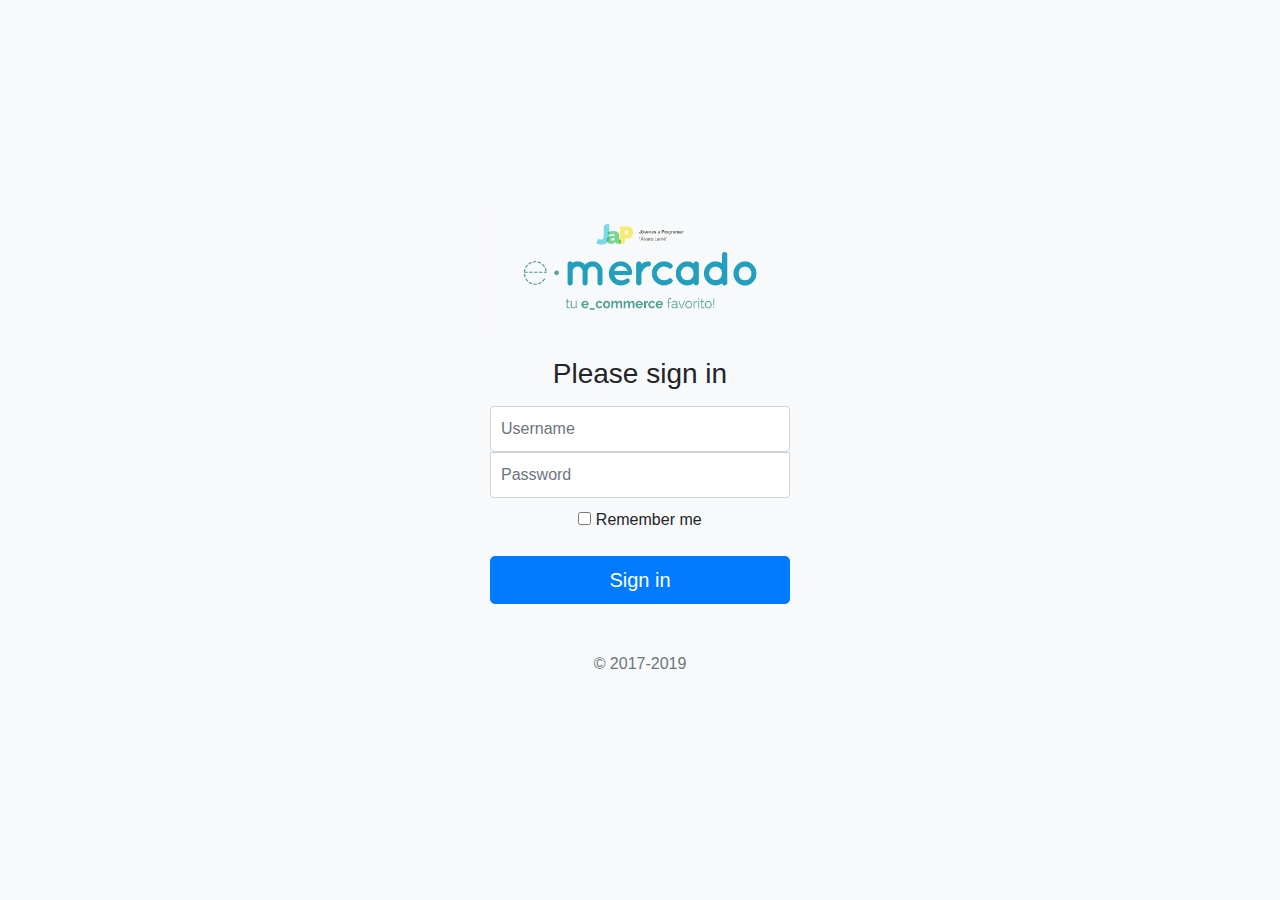
<file: index.html>
<!DOCTYPE html>
<!-- saved from url=(0049)https://getbootstrap.com/docs/4.3/examples/album/ -->
<html lang="en">

<head>
  <meta http-equiv="Content-Type" content="text/html; charset=UTF-8">
  <meta name="viewport" content="width=device-width, initial-scale=1, shrink-to-fit=no">
  <meta name="description" content="">
  <title>eMercado - Todo lo que busques está aquí</title>

  <link rel="canonical" href="https://getbootstrap.com/docs/4.3/examples/album/">
  <link href="https://fonts.googleapis.com/css?family=Raleway:300,300i,400,400i,700,700i,900,900i" rel="stylesheet">
  <!-- Bootstrap core CSS -->
  <link href="css/bootstrap.min.css" rel="stylesheet">
  <link href="css/styles.css" rel="stylesheet">
  <link rel="canonical" href="https://getbootstrap.com/docs/4.3/examples/sign-in/">
  
  <style>
    html,
body {
  height: 100%;
}

body {
  display: -ms-flexbox;
  display: flex;
  -ms-flex-align: center;
  align-items: center;
  padding-top: 40px;
  padding-bottom: 40px;
  background-color: #f8f9fa;
}

.form-signin {
  width: 100%;
  max-width: 330px;
  padding: 15px;
  margin: auto;
}
.form-signin .checkbox {
  font-weight: 400;
}
.form-signin .form-control {
  position: relative;
  box-sizing: border-box;
  height: auto;
  padding: 10px;
  font-size: 16px;
}
.form-signin .form-control:focus {
  z-index: 2;
}
.form-signin input[type="email"] {
  margin-bottom: -1px;
  border-bottom-right-radius: 0;
  border-bottom-left-radius: 0;
}
.form-signin input[type="password"] {
  margin-bottom: 10px;
  border-top-left-radius: 0;
  border-top-right-radius: 0;
}
      .bd-placeholder-img {
        font-size: 1.125rem;
        text-anchor: middle;
        -webkit-user-select: none;
        -moz-user-select: none;
        -ms-user-select: none;
        user-select: none;
      }

      @media (min-width: 768px) {
        .bd-placeholder-img-lg {
          font-size: 3.5rem;
        }
      }

  </style>

</head>

<body class="text-center">
  <form action="menu.html" onsubmit="return setUser()" class="form-signin">
    <img class="mb-4" style="align-items: center;" src="img/login.png" width="300">
    <h1 class="h3 mb-3 font-weight-normal">Please sign in</h1>
    <label for="inputUser" class="sr-only">User</label>
    <input type="user" id="inputUser" class="form-control" placeholder="Username" required>
    <label for="inputPassword" class="sr-only">Password</label>
    <input type="password" id="inputPassword" class="form-control" placeholder="Password" required style="display: flex;">
    <div class="checkbox mb-3">
      <label>
        <input type="checkbox" value="remember-me"> Remember me
      </label>
    </div>
    <button class="btn btn-lg btn-primary btn-block" type="submit">Sign in</button>
    <p class="mt-5 mb-3 text-muted">&copy; 2017-2019</p>

    
  </form>
  
  
</body>
<script src="js/login.js"></script>

</html>
</file>
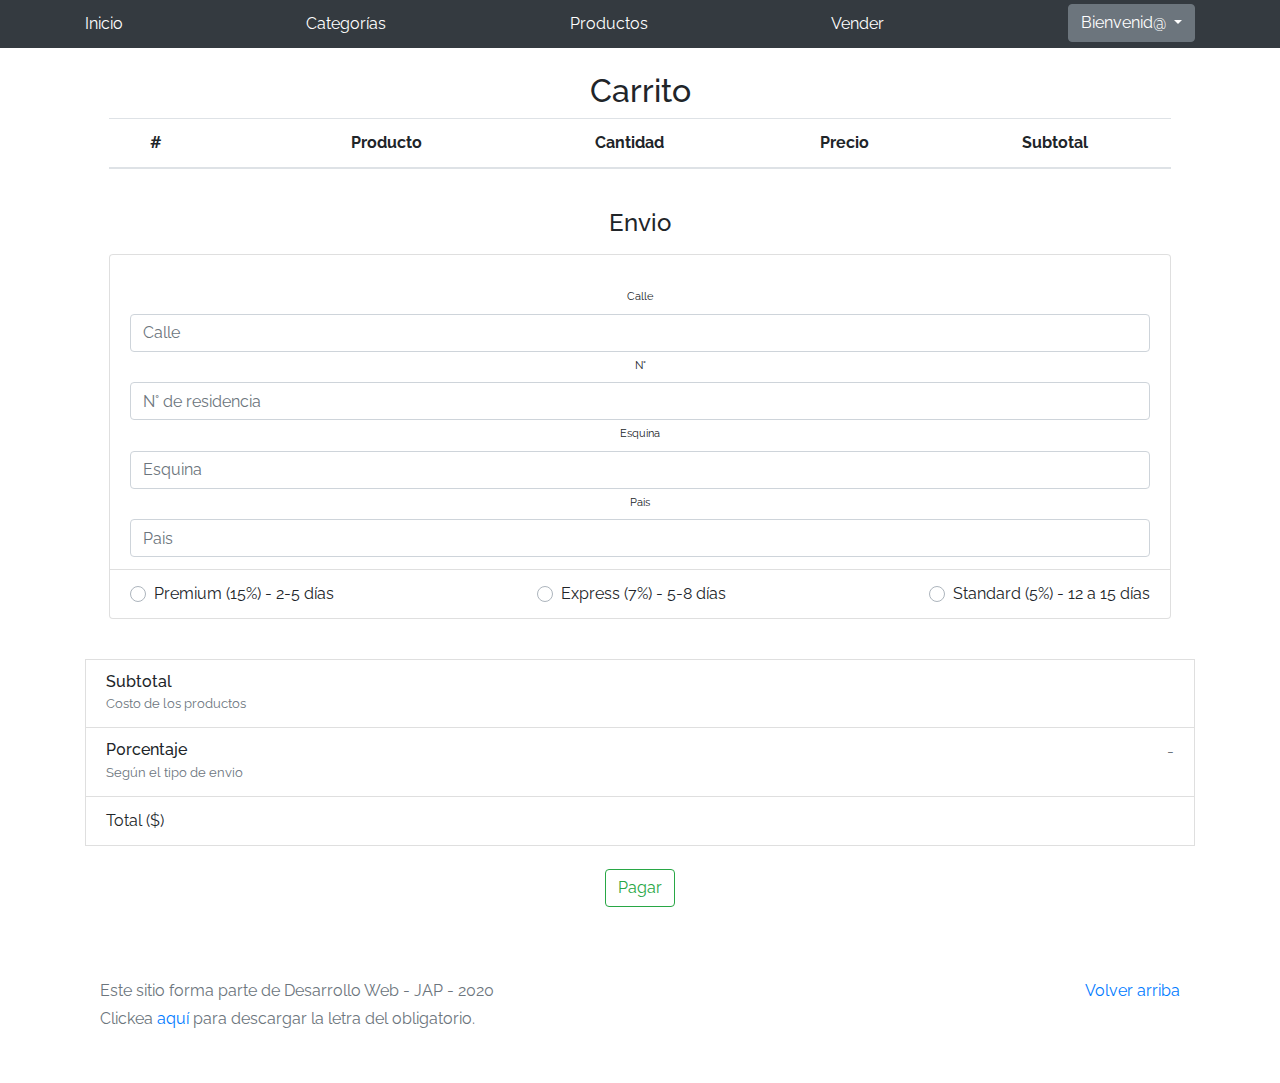
<file: cart.html>
<!DOCTYPE html>
<!-- saved from url=(0049)https://getbootstrap.com/docs/4.3/examples/album/ -->
<html lang="en">

<head>
  <meta http-equiv="Content-Type" content="text/html; charset=UTF-8">

  <meta name="viewport" content="width=device-width, initial-scale=1, shrink-to-fit=no">
  <meta name="description" content="">
  <title>eMercado - Todo lo que busques está aquí</title>

  <link rel="canonical" href="https://getbootstrap.com/docs/4.3/examples/album/">
  <link href="https://fonts.googleapis.com/css?family=Raleway:300,300i,400,400i,700,700i,900,900i" rel="stylesheet">


  <style>
    .bd-placeholder-img {
      font-size: 1.125rem;
      text-anchor: middle;
      -webkit-user-select: none;
      -moz-user-select: none;
      -ms-user-select: none;
      user-select: none;
    }

    @media (min-width: 768px) {
      .bd-placeholder-img-lg {
        font-size: 3.5rem;
      }
    }
  </style>
  <link href="css/bootstrap.min.css" rel="stylesheet">
  <link href="css/styles.css" rel="stylesheet">
  <link href="css/dropzone.css" rel="stylesheet">
  <link rel="stylesheet" href="css/font-awesome.min.css">
</head>

<body>
  <nav class="site-header sticky-top py-1 bg-dark">
    <div class="container d-flex flex-column flex-md-row justify-content-between">
      <a class="py-2 d-none d-md-inline-block" href="menu.html">Inicio</a>
      <a class="py-2 d-none d-md-inline-block" href="categories.html">Categorías</a>
      <a class="py-2 d-none d-md-inline-block" href="products.html">Productos</a>
      <a class="py-2 d-none d-md-inline-block" href="sell.html">Vender</a>
      <div class="dropdown">
        <button class="btn btn-secondary dropdown-toggle" type="button" id="nombreUsuario" data-toggle="dropdown"
          aria-haspopup="true" aria-expanded="false" style="color: white;">
          Bienvenid@
        </button>
        <div class="dropdown-menu" aria-labelledby="dropdownMenuButton">
          <a class="dropdown-item" href="cart.html">Mi carrito</a>
          <a class="dropdown-item" href="my-profile.html">Mi perfil</a>
          <a class="dropdown-item" href="index.html" onclick="erase()">Cerrar sesión</a>
        </div>
      </div>
    </div>
  </nav>

  <div class="container">
    <div class="text-center p-4">
      <h2>Carrito </h2>



      <body>
        <div id="carrito container">
          <table class="table container">
            <thead>
              <tr>
                <th scope="col">#</th>
                <th scope="col"> </th>
                <th scope="col">Producto</th>
                <th scope="col">Cantidad</th>
                <th scope="col">Precio</th>
                <th scope="col">Subtotal</th>
              </tr>
            </thead>
            <tbody id="carrito"></tbody>
          </table>
        </div>

        <br>



        <h4 class="mb-3">Envio</h4>
        <ul class="list-group mb-3">
          <li class="list-group-item leftd-flex justify-content-between lh-condensed">
            <div class="row mt-3 left">

              <div class="col-md-12"><label class="labels">Calle</label><input type="text" class="form-control"
                  placeholder="Calle" value="" id="calle" required></div>
              <div class="col-md-12"><label class="labels">N°</label><input type="text" class="form-control"
                  placeholder="N° de residencia" value="" id="numerores" required></div>
              <div class="col-md-12"><label class="labels">Esquina</label><input type="text" class="form-control"
                  placeholder="Esquina" id="esquina" value="" required></div>
              <div class="col-md-12"><label class="labels">Pais</label><input type="text" class="form-control"
                  placeholder="Pais" id="pais" value="" required></div>
            </div>

          <li class="list-group-item d-flex justify-content-between lh-condensed">
            <div class="custom-control custom-radio">
              <input id="premium" name="publicationType" type="radio" class="custom-control-input" required>
              <label class="custom-control-label" for="premium">Premium (15%) - 2-5 días</label>
            </div>
            <div class="custom-control custom-radio">
              <input id="express" name="publicationType" type="radio" class="custom-control-input" >
              <label class="custom-control-label" for="express">Express (7%) - 5-8 días</label>
            </div>
            <div class="custom-control custom-radio">
              <input id="standard" name="publicationType" type="radio" class="custom-control-input" >
              <label class="custom-control-label" for="standard">Standard (5%) - 12 a 15 días</label>
            </div>

    </div>

    <li class="list-group-item d-flex justify-content-between lh-condensed">
      <div>
        <h6 class="my-0">Subtotal</h6>
        <small class="text-muted">Costo de los productos</small>

      </div>
      <span class="text-muted"  id="suma"></span>
    </li>
    <li class="list-group-item d-flex justify-content-between lh-condensed">
      <div>
        <h6 class="my-0">P0rcentaje</h6>
        <small class="text-muted">Según el tipo de envio</small>
      </div>
      <span class="text-muted" id="porcentaje">-</span>
    </li>
    <li class="list-group-item d-flex justify-content-between">
      <span>Total ($) </span>
      <strong id="costoFinal"></strong>
    </li>
    </ul>

    <br>

    <div class="row">
      <div class="col text-center">
        <button type="button" onclick="validarPagar()" id="pagarboton" class="btn btn-outline-success"
          style="display: initial;">Pagar</button>
      </div>
    </div>

    <br>


    <!-- modal -->

    <div class="modal fade" tabindex="-1" role="dialog" id="contidionsModal">
      <div class="modal-dialog" role="document">
        <div class="modal-content">
          <div class="modal-header">
            <h5 class="modal-title">Formas de pago</h5>
            <button type="button" class="close" data-dismiss="modal" aria-label="Close">
              <span aria-hidden="true">&times;</span>
            </button>
          </div>
          <div class="modal-body">
            <div class="container">
              <div class="row">

                <div class="card-block text-center">
                  <button class="btn btn-primary btn-skew" id="credit" onclick="showCredit()"><i class="fas fa-credit-card mr-2"></i>Tarjeta de
                    credito</button>
                  <button class="btn btn-primary btn-skew" id="bank" onclick="showBank()"><i class="fas fa-mobile-alt mr-2"></i>Tranferencia
                    bancaria</button>
                </div>


                <!-- tarjeta de crdito-->

                <div id="credit-card">
                  <form role="form">
                    <div class="form-group"> <label for="username">
                        <h6>Nombre</h6>
                      </label> <input type="text" id="username" name="username" placeholder="Nombre Completo" class="form-control "
                        required> </div>
                    <div class="form-group"> <label for="cardNumber">
                        <h6>Número de tarjeta</h6>
                      </label>
                      <div class="input-group"> <input type="text" id="cardNumber" name="cardNumber" placeholder="Número"
                          class="form-control " maxlength="16" required>
                        <div class="input-group-append"> <span class="input-group-text text-muted"> <i
                              class="fab fa-cc-visa mx-1"></i> <i class="fab fa-cc-mastercard mx-1"></i> <i
                              class="fab fa-cc-amex mx-1"></i> </span> </div>
                      </div>
                    </div>
                    <div class="row">
                      <div class="col-sm-8">
                        <div class="form-group"> <label><span class="hidden-xs">
                              <h6>Fecha de vencimiento</h6>
                            </span></label>
                          <div class="input-group"> <input type="number" id="month" placeholder="MM" name="month" class="form-control"
                              min="1" required> <input type="number" id="year" placeholder="YY" name="year" class="form-control"
                              min="1" required>
                          </div>
                        </div>
                      </div>
                      <div class="col-sm-4">
                        <div class="form-group mb-4"> <label data-toggle="tooltip" id="tip"
                            title="Los tres digitos que se encuentran el la parte de atras de tu tarjeta.">
                            <h6>CVV <i class="fa fa-question-circle d-inline"></i></h6>
                          </label> <input type="text" class="form-control" required> </div>
                      </div>
                    </div>
                  </form>
                </div>
              </div>

              <!-- transferencia de banco-->

              <div id="net-banking">
                <div class="form-group" > <label for="Select Your Bank">
                    <h6>Selecciona tu banco</h6>
                  </label> <select class="form-control" id="ccmonth">
                    <option value="" selected disabled>Selecciona tu banco</option>
                    <option>Banco 1</option>
                    <option>Banco 2</option>



                    <div class="input-group"> <input type="text" id="cuentaBank" name="cuentaBank" placeholder="Cuenta bancaria"
                        class="form-control " maxlength="16" required>

                  </select>
                </div>
                <!-- End -->
              </div>

              <hr>

            </div>
          </div>
          <div class="modal-footer">
            <button type="button" class="btn btn-default" data-dismiss="modal">Cerrar</button>
            <button class="btn btn-default btn-success" onclick="validarCompra()" type="submit" name="submit" value="Submit">Confirmar</button>
          </div>
        </div>
      </div>
    </div>


    <footer class="text-muted">
      <div class="container">
        <p class="float-right">
          <a href="#">Volver arriba</a>
        </p>
        <p>Este sitio forma parte de Desarrollo Web - JAP - 2020</p>
        <p>Clickea <a target="_blank" href="Letra.pdf">aquí</a> para descargar la letra del obligatorio.</p>
      </div>
    </footer>
    <div id="spinner-wrapper">
      <div class="lds-ring">
        <div></div>
        <div></div>
        <div></div>
        <div></div>
      </div>
    </div>

    <div id="spinner-wrapper">
      <div class="lds-ring">
        <div></div>
        <div></div>
        <div></div>
        <div></div>
      </div>
    </div>
    <script src="js/jquery-3.4.1.min.js"></script>
    <script src="js/bootstrap.bundle.min.js"></script>
    <script src="js/dropzone.js"></script>
    <script src="js/init.js"></script>
    <script src="js/cart.js"></script>
</body>

</html>
</file>
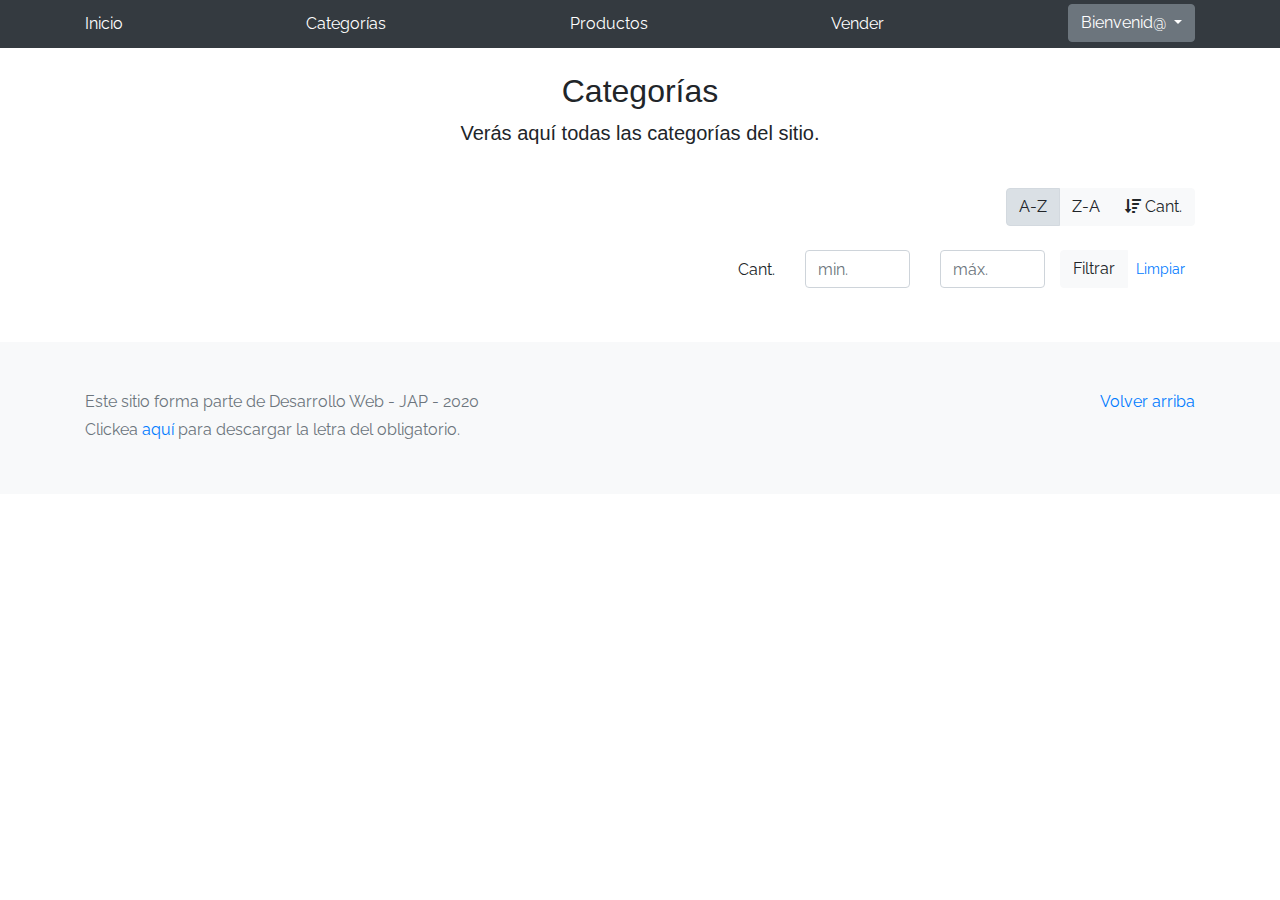
<file: categories.html>
<!DOCTYPE html>
<!-- saved from url=(0049)https://getbootstrap.com/docs/4.3/examples/album/ -->
<html lang="en">
  <head>
    <meta http-equiv="Content-Type" content="text/html; charset=UTF-8">
    <meta name="viewport" content="width=device-width, initial-scale=1, shrink-to-fit=no">
    <meta name="description" content="">
    <title>eMercado - Todo lo que busques está aquí</title>

    <link rel="canonical" href="https://getbootstrap.com/docs/4.3/examples/album/">
    <link href="https://fonts.googleapis.com/css?family=Raleway:300,300i,400,400i,700,700i,900,900i" rel="stylesheet">
    <link href="css/font-awesome.min.css" rel="stylesheet">

    <link href="css/bootstrap.min.css" rel="stylesheet">
    <link href="css/styles.css" rel="stylesheet">
  </head>
  <body>
    <nav class="site-header sticky-top py-1 bg-dark">
      <div class="container d-flex flex-column flex-md-row justify-content-between">
        <a class="py-2 d-none d-md-inline-block" href="menu.html">Inicio</a>
        <a class="py-2 d-none d-md-inline-block" href="categories.html">Categorías</a>
        <a class="py-2 d-none d-md-inline-block" href="products.html">Productos</a>
        <a class="py-2 d-none d-md-inline-block" href="sell.html">Vender</a>
        <div class="dropdown">
          <button class="btn btn-secondary dropdown-toggle" type="button" id="nombreUsuario" data-toggle="dropdown" aria-haspopup="true" aria-expanded="false" style="color: white;">
            Bienvenid@
          </button>
          <div class="dropdown-menu" aria-labelledby="dropdownMenuButton">
            <a class="dropdown-item" href="cart.html">Mi carrito</a>
            <a class="dropdown-item" href="my-profile.html">Mi perfil</a>
            <a class="dropdown-item" href="index.html" onclick="erase()">Cerrar sesión</a>
          </div>
        </div>
      </div>
    </nav>
    <main role="main" class="pb-5">
        <div class="text-center p-4">
            <h2>Categorías</h2>
            <p class="lead">Verás aquí todas las categorías del sitio.</p>
        </div>
        <div class="container">
            <div class="row">
                <div class="col text-right">
                    <div class="btn-group btn-group-toggle mb-4" data-toggle="buttons">
                        <label class="btn btn-light active" id="sortAsc" >
                            <input type="radio" name="options" autocomplete="off" checked>A-Z
                        </label>
                        <label class="btn btn-light" id="sortDesc" >
                            <input type="radio" name="options" autocomplete="off">Z-A
                        </label>
                        <label class="btn btn-light" id="sortByCount" >
                            <input type="radio" name="options" autocomplete="off"><i class="fas fa-sort-amount-down mr-1"></i>Cant.
                        </label>
                    </div>
                </div>
            </div>
            <div class="row justify-content-end">
              <div class="col-md-6"></div>
                <div class="col-md-6 col-sm-12 mb-1 container">
                  <div class="row container p-0 m-0">
                    <div class="col">
                      <p class="font-weight-normal text-right my-2">Cant.</p>
                    </div>
                    <div class="col">
                      <input class="form-control" type="number" placeholder="min." id="rangeFilterCountMin">
                    </div>
                    <div class="col">
                      <input class="form-control" type="number" placeholder="máx." id="rangeFilterCountMax">
                    </div>
                    <div class="col-3 p-0">
                      <div class="btn-group" role="group">
                        <button class="btn btn-light btn-block" id="rangeFilterCount">Filtrar</button>
                        <button class="btn btn-link btn-sm" id="clearRangeFilter">Limpiar</button>
                      </div>
                    </div>
                  </div>
                </div>
            </div>
            <div class="row">
                <div class="list-group" id="cat-list-container">
                </div>
            </div>
        </div>
    </main>
    <footer class="text-muted bg-light">
      <div class="container">
        <p class="float-right">
          <a href="#">Volver arriba</a>
        </p>
        <p>Este sitio forma parte de Desarrollo Web - JAP - 2020</p>
        <p>Clickea <a target="_blank" href="Letra.pdf">aquí</a> para descargar la letra del obligatorio.</p>
      </div>
    </footer>
    <div id="spinner-wrapper"><div class="lds-ring"><div></div><div></div><div></div><div></div></div></div>
    <script src="js/jquery-3.4.1.min.js"></script>
    <script src="js/bootstrap.bundle.min.js"></script>
    <script src="js/init.js"></script>
    <script src="js/categories.js"></script>
  </body>
</html>
</file>
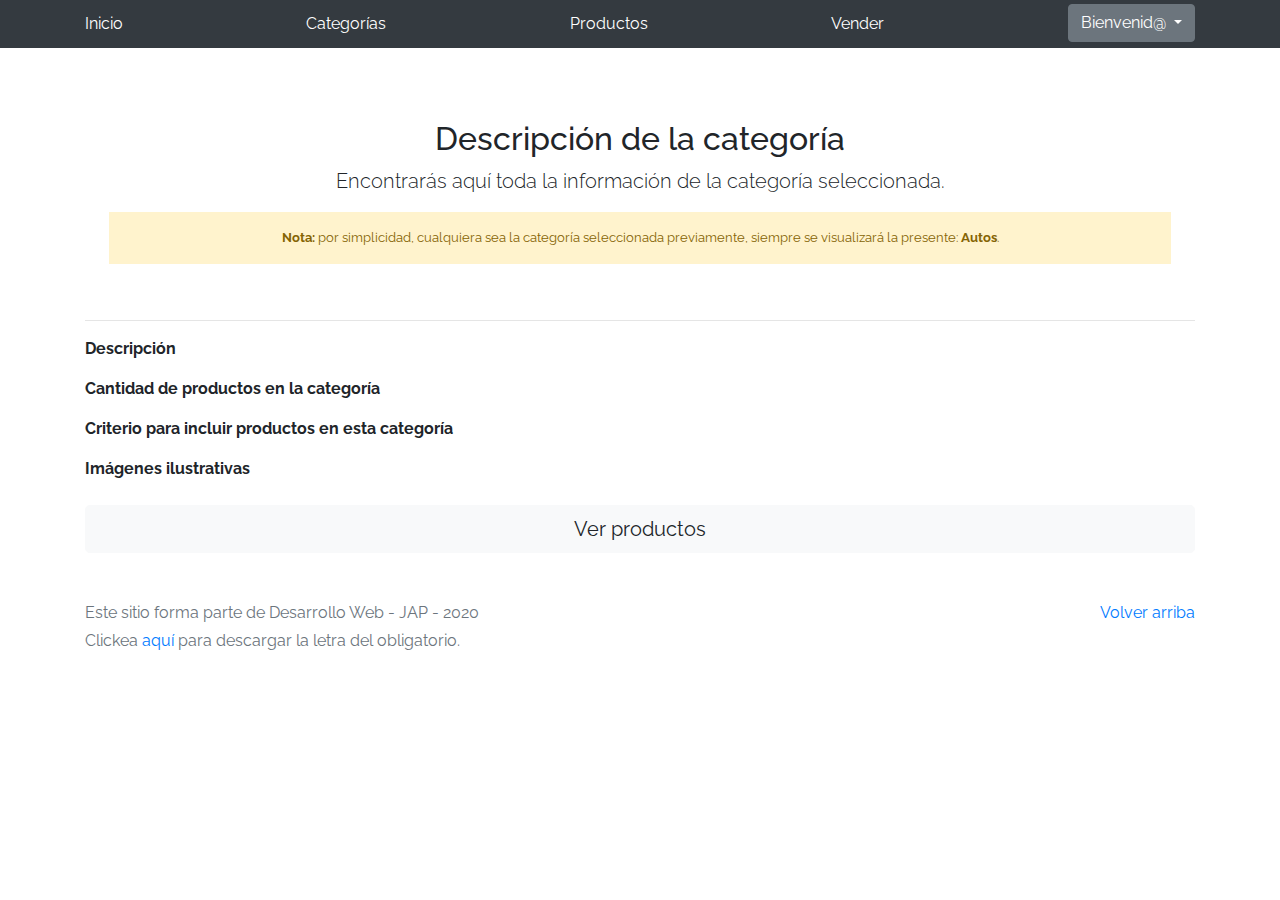
<file: category-info.html>
<!DOCTYPE html>
<!-- saved from url=(0049)https://getbootstrap.com/docs/4.3/examples/album/ -->
<html lang="en">

<head>
  <meta http-equiv="Content-Type" content="text/html; charset=UTF-8">
  <meta name="viewport" content="width=device-width, initial-scale=1, shrink-to-fit=no">
  <meta name="description" content="">
  <title>eMercado - Todo lo que busques está aquí</title>

  <link rel="canonical" href="https://getbootstrap.com/docs/4.3/examples/album/">
  <link href="https://fonts.googleapis.com/css?family=Raleway:300,300i,400,400i,700,700i,900,900i" rel="stylesheet">
  <!-- Bootstrap core CSS -->
  <link href="css/bootstrap.min.css" rel="stylesheet">
  <link href="css/styles.css" rel="stylesheet">
</head>

<body>
  <nav class="site-header sticky-top py-1 bg-dark">
    <div class="container d-flex flex-column flex-md-row justify-content-between">
      <a class="py-2 d-none d-md-inline-block" href="menu.html">Inicio</a>
      <a class="py-2 d-none d-md-inline-block" href="categories.html">Categorías</a>
      <a class="py-2 d-none d-md-inline-block" href="products.html">Productos</a>
      <a class="py-2 d-none d-md-inline-block" href="sell.html">Vender</a>
      <div class="dropdown">
        <button class="btn btn-secondary dropdown-toggle" type="button" id="nombreUsuario" data-toggle="dropdown" aria-haspopup="true" aria-expanded="false" style="color: white;">
          Bienvenid@
        </button>
        <div class="dropdown-menu" aria-labelledby="dropdownMenuButton">
          <a class="dropdown-item" href="cart.html">Mi carrito</a>
          <a class="dropdown-item" href="my-profile.html">Mi perfil</a>
          <a class="dropdown-item" href="index.html" onclick="erase()">Cerrar sesión</a>
        </div>
      </div>
    </div>
  </nav>
  <main role="main">
    <div class="container mt-5">
      <div class="text-center p-4">
        <h2>Descripción de la categoría</h2>
        <p class="lead">Encontrarás aquí toda la información de la categoría seleccionada.</p>
        <p class="small alert-warning py-3"><strong>Nota: </strong>por simplicidad, cualquiera sea la categoría
          seleccionada previamente, siempre se visualizará la presente: <strong>Autos</strong>.</p>
      </div>
      <h3 id="categoryName"></h3>
      <hr class="my-3">
      <dl>
        <dt>Descripción</dt>
        <dd>
          <p id="categoryDescription"></p>
        </dd>

        <dt>Cantidad de productos en la categoría</dt>
        <dd>
          <p id="productCount"></p>
        </dd>

        <dt>Criterio para incluir productos en esta categoría</dt>
        <dd>
          <p id="productCriteria"></p>
        </dd>

        <dt>Imágenes ilustrativas</dt>
        <dd>
          <div class="row text-center text-lg-left pt-2" id="productImagesGallery">
          </div>
        </dd>
      </dl>
      <a type="button" class="btn btn-light btn-lg btn-block" href="products.html">Ver productos</a>
    </div>
  </main>
  <footer class="text-muted">
    <div class="container">
      <p class="float-right">
        <a href="#">Volver arriba</a>
      </p>
      <p>Este sitio forma parte de Desarrollo Web - JAP - 2020</p>
      <p>Clickea <a target="_blank" href="Letra.pdf">aquí</a> para descargar la letra del obligatorio.</p>
    </div>
  </footer>
  <div id="spinner-wrapper">
    <div class="lds-ring">
      <div></div>
      <div></div>
      <div></div>
      <div></div>
    </div>
  </div>
  <script src="js/jquery-3.4.1.min.js"></script>
  <script src="js/bootstrap.bundle.min.js"></script>
  <script src="js/init.js"></script>
  <script src="js/category-info.js"></script>
</body>

</html>
</file>
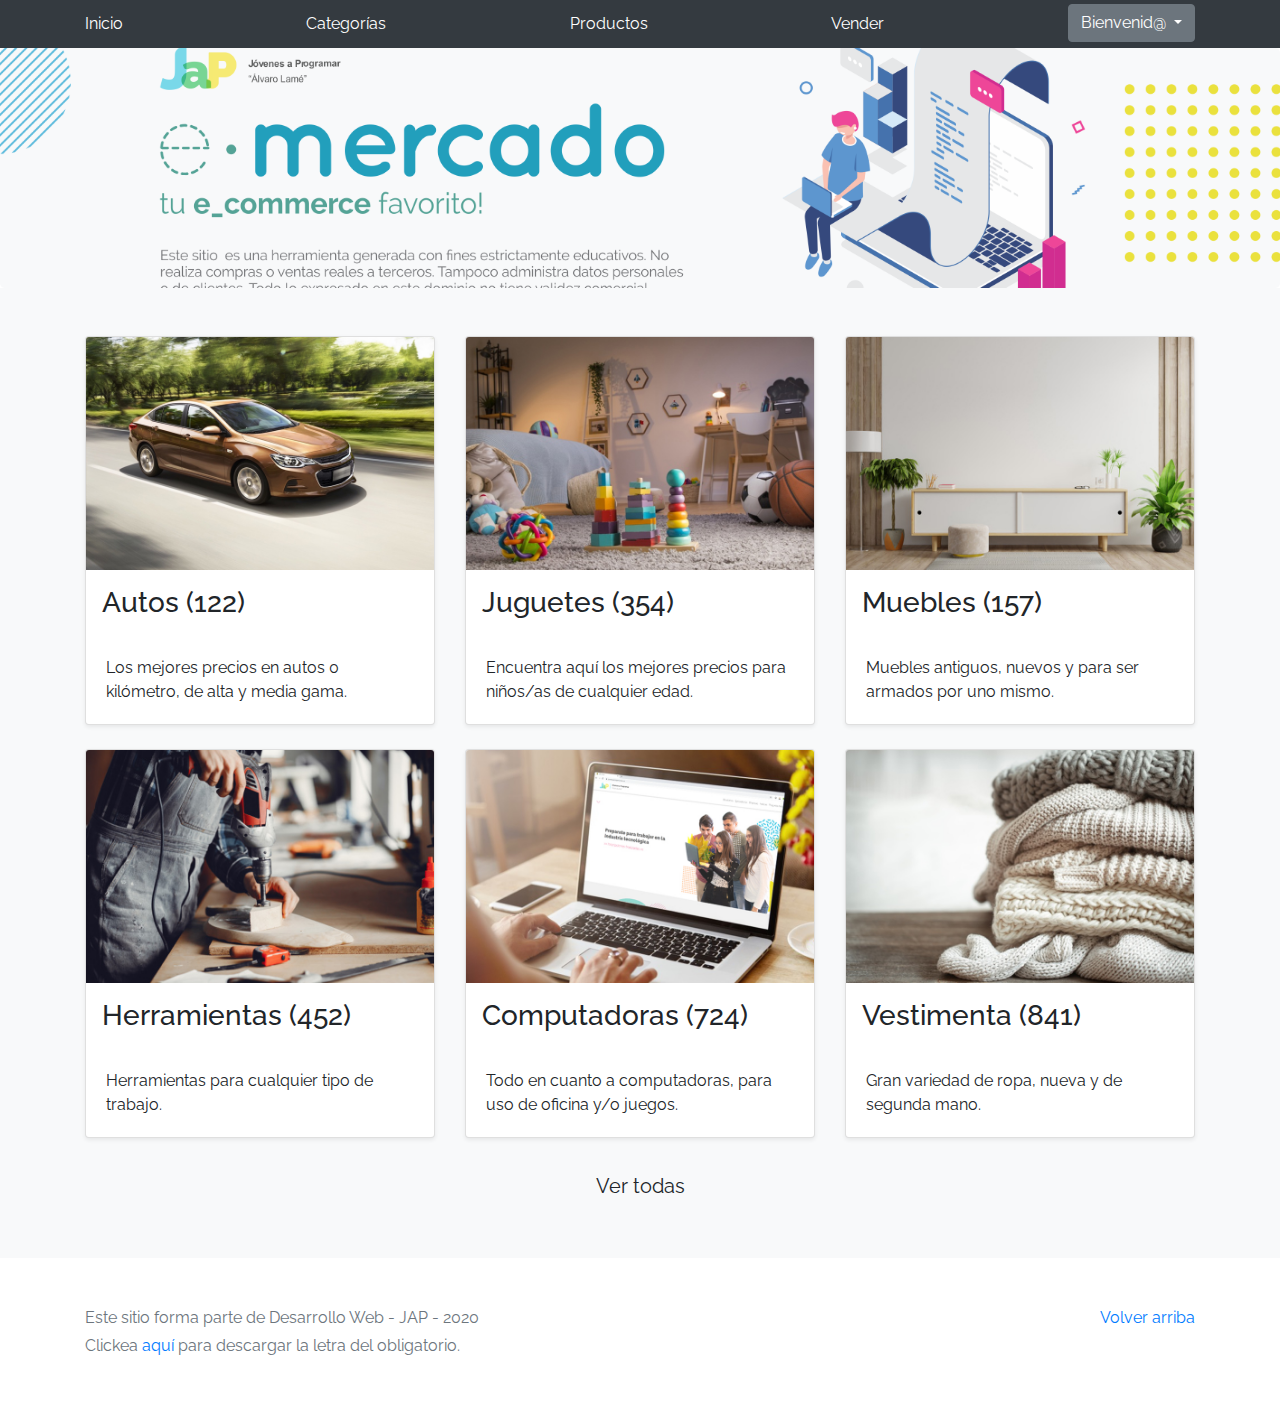
<file: menu.html>
<!DOCTYPE html>
<!-- saved from url=(0049)https://getbootstrap.com/docs/4.3/examples/album/ -->
<html lang="en">
  <head>
    <meta http-equiv="Content-Type" content="text/html; charset=UTF-8">
    <meta name="viewport" content="width=device-width, initial-scale=1, shrink-to-fit=no">
    <meta name="description" content="">
    <title>eMercado - Todo lo que busques está aquí</title>

    <link rel="canonical" href="https://getbootstrap.com/docs/4.3/examples/album/">
    <link href="https://fonts.googleapis.com/css?family=Raleway:300,300i,400,400i,700,700i,900,900i" rel="stylesheet">
    <!-- Bootstrap core CSS -->
    <link href="css/bootstrap.min.css" rel="stylesheet">
    <link href="css/styles.css" rel="stylesheet">
  </head>
  <body>
      <nav class="site-header sticky-top py-1 bg-dark">
        <div class="container d-flex flex-column flex-md-row justify-content-between">
          <a class="py-2 d-none d-md-inline-block" href="menu.html">Inicio</a>
          <a class="py-2 d-none d-md-inline-block" href="categories.html">Categorías</a>
          <a class="py-2 d-none d-md-inline-block" href="products.html">Productos</a>
          <a class="py-2 d-none d-md-inline-block" href="sell.html">Vender</a>
          <div class="dropdown">
            <button class="btn btn-secondary dropdown-toggle" type="button" id="nombreUsuario" data-toggle="dropdown" aria-haspopup="true" aria-expanded="false" style="color: white;">
              Bienvenid@
            </button>
            <div class="dropdown-menu" aria-labelledby="dropdownMenuButton">
              <a class="dropdown-item" href="cart.html">Mi carrito</a>
              <a class="dropdown-item" href="my-profile.html">Mi perfil</a>
              <a class="dropdown-item" href="index.html" onclick="erase()">Cerrar sesión</a>
            </div>
          </div>
        </div>
      </nav>



      </div>
    </nav>
    <main role="main">
      <section class="jumbotron text-center img-fluid">
        <div class="m-5">
          <h1></h1>
        </div>
      </section>
      <div class="album py-5 bg-light">
        <div class="container">
          <div class="row">
            <div class="col-md-4">
              <a href="categories.html" class="card mb-4 shadow-sm custom-card">
                <img class="bd-placeholder-img card-img-top"  src="img/cat1.jpg">
                <h3 class="m-3">Autos (122)</h3>
                <div class="card-body">
                  <p class="card-text">Los mejores precios en autos 0 kilómetro, de alta y media gama.</p>
                </div>
              </a>
            </div>
            <div class="col-md-4">
                <a href="categories.html" class="card mb-4 shadow-sm custom-card">
                  <img class="bd-placeholder-img card-img-top" src="img/cat2.jpg">
                  <h3 class="m-3">Juguetes (354)</h3>
                  <div class="card-body">
                    <p class="card-text">Encuentra aquí los mejores precios para niños/as de cualquier edad.</p>
                  </div>
                </a>
            </div>
            <div class="col-md-4">
                <a href="categories.html" class="card mb-4 shadow-sm custom-card">
                  <img class="bd-placeholder-img card-img-top" src="img/cat3.jpg">
                  <h3 class="m-3">Muebles (157)</h3>
                  <div class="card-body">
                    <p class="card-text">Muebles antiguos, nuevos y para ser armados por uno mismo.</p>
                  </div>
                </a>
            </div>
            <div class="col-md-4">
                <a href="categories.html" class="card mb-4 shadow-sm custom-card">
                  <img class="bd-placeholder-img card-img-top" src="img/cat4.jpg">
                  <h3 class="m-3">Herramientas (452)</h3>
                  <div class="card-body">
                    <p class="card-text">Herramientas para cualquier tipo de trabajo.</p>
                  </div>
                </a>
            </div>
            <div class="col-md-4">
                <a href="categories.html" class="card mb-4 shadow-sm custom-card">
                  <img class="bd-placeholder-img card-img-top" src="img/cat5.jpg">
                  <h3 class="m-3">Computadoras (724)</h3>
                  <div class="card-body">
                    <p class="card-text">Todo en cuanto a computadoras, para uso de oficina y/o juegos.</p>
                  </div>
                </a>
            </div>
            <div class="col-md-4">
                <a href="categories.html" class="card mb-4 shadow-sm custom-card">
                  <img class="bd-placeholder-img card-img-top" src="img/cat6.jpg">
                  <h3 class="m-3">Vestimenta (841)</h3>
                  <div class="card-body">
                    <p class="card-text">Gran variedad de ropa, nueva y de segunda mano.</p>
                  </div>
                </a>
            </div>
          </div>
          <div class="row">
              <a type="button" class="btn btn-light btn-lg btn-block" href="categories.html">Ver todas</a>
          </div>
        </div>
      </div>
    </main>
    <footer class="text-muted">
      <div class="container">
        <p class="float-right">
          <a href="#">Volver arriba</a>
        </p>
        <p>Este sitio forma parte de Desarrollo Web - JAP - 2020</p>
        <p>Clickea <a target="_blank" href="Letra.pdf">aquí</a> para descargar la letra del obligatorio.</p>
      </div>
    </footer>
    <script src="js/jquery-3.4.1.min.js"></script>
    <script src="js/bootstrap.bundle.min.js"></script>
    <script src="js/init.js"></script>

  </body>
</html>
</file>
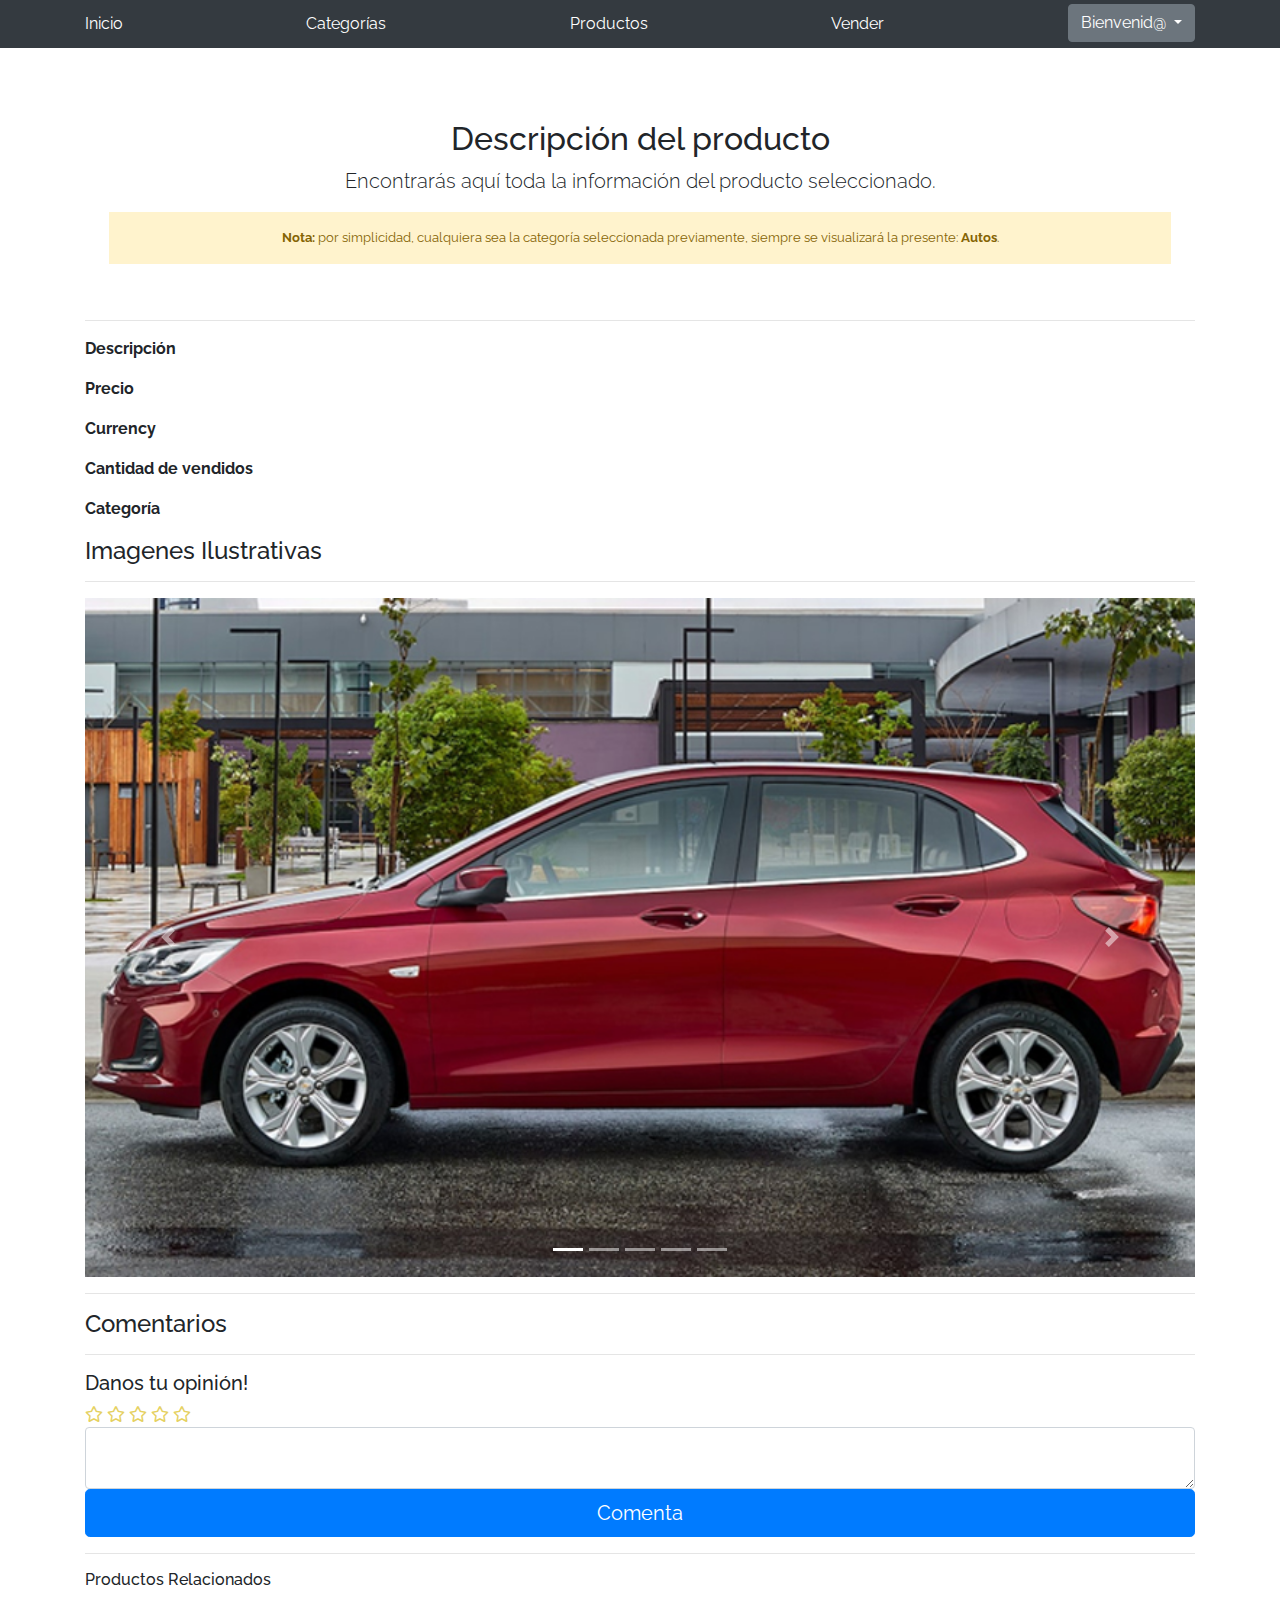
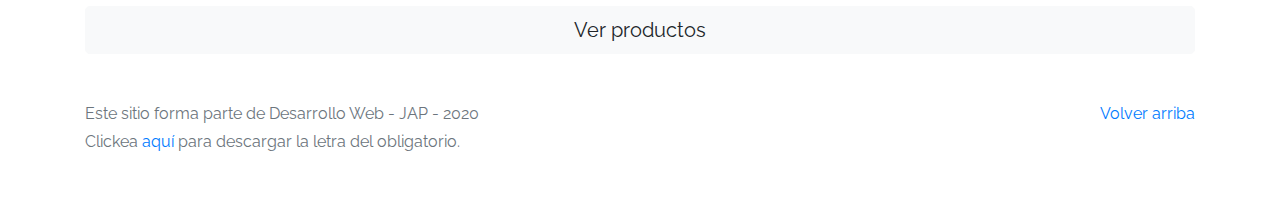
<file: product-info.html>
<!DOCTYPE html>
<!-- saved from url=(0049)https://getbootstrap.com/docs/4.3/examples/album/ -->
<html lang="en">

<head>
  <meta http-equiv="Content-Type" content="text/html; charset=UTF-8">
  <meta name="viewport" content="width=device-width, initial-scale=1, shrink-to-fit=no">
  <meta name="description" content="">
  <title>eMercado - Todo lo que busques está aquí</title>

  <link rel="canonical" href="https://getbootstrap.com/docs/4.3/examples/album/">
  <link href="https://fonts.googleapis.com/css?family=Raleway:300,300i,400,400i,700,700i,900,900i" rel="stylesheet">
  <link href="css/font-awesome.min.css" rel="stylesheet">
  <link href="css/bootstrap.min.css" rel="stylesheet">
  <link href="css/styles.css" rel="stylesheet">
</head>

<body>
  <nav class="site-header sticky-top py-1 bg-dark">
    <div class="container d-flex flex-column flex-md-row justify-content-between">
      <a class="py-2 d-none d-md-inline-block" href="menu.html">Inicio</a>
      <a class="py-2 d-none d-md-inline-block" href="categories.html">Categorías</a>
      <a class="py-2 d-none d-md-inline-block" href="products.html">Productos</a>
      <a class="py-2 d-none d-md-inline-block" href="sell.html">Vender</a>
      <div class="dropdown">
        <button class="btn btn-secondary dropdown-toggle" type="button" id="nombreUsuario" data-toggle="dropdown" aria-haspopup="true" aria-expanded="false" style="color: white;">
          Bienvenid@
        </button>
        <div class="dropdown-menu" aria-labelledby="dropdownMenuButton">
          <a class="dropdown-item" href="cart.html">Mi carrito</a>
          <a class="dropdown-item" href="my-profile.html">Mi perfil</a>
          <a class="dropdown-item" href="index.html" onclick="erase()">Cerrar sesión</a>
        </div>
      </div>
    </div>
  </nav>

  <main role="main">
    <div class="container mt-5">
      <div class="text-center p-4">
        <h2>Descripción del producto</h2>
        <p class="lead">Encontrarás aquí toda la información del producto seleccionado.</p>
        <p class="small alert-warning py-3"><strong>Nota: </strong>por simplicidad, cualquiera sea la categoría
          seleccionada previamente, siempre se visualizará la presente: <strong>Autos</strong>.</p>
      </div>
      <h3 id="productName"></h3>
      <hr class="my-3">
      <dl>
        <dt>Descripción</dt>
        <dd>
          <p id="productDescription"></p>
        </dd>

        <dt>Precio</dt>
        <dd>
          <p id="productCost"></p>
        </dd>

        <dt>Currency</dt>
        <dd>
          <p id="productCurrency"></p>
        </dd>

        <dt>Cantidad de vendidos</dt>
        <dd>
          <p id="productSoldCount"></p>
        </dd>

        <dt>Categoría</dt>
        <dd>
          <p id="productCategory"></p>
        </dd>

        <h4>Imagenes Ilustrativas</h4>
        <hr>
        <div id="carouselExampleIndicators" class="carousel slide" data-ride="carousel">
          <ol class="carousel-indicators">
            <li data-target="#carouselExampleIndicators" data-slide-to="0" class="active"></li>
            <li data-target="#carouselExampleIndicators" data-slide-to="1"></li>
            <li data-target="#carouselExampleIndicators" data-slide-to="2"></li>
            <li data-target="#carouselExampleIndicators" data-slide-to="3"></li>
            <li data-target="#carouselExampleIndicators" data-slide-to="4"></li>

          </ol>
          <div class="carousel-inner" style="size: 50px;">
            <div class="carousel-item active">
              <img src="img/prod1.jpg" class="d-block w-100" alt="auto1">
            </div>
            <div class="carousel-item">
              <img src="img/prod1_1.jpg" class="d-block w-100" alt="auto2">
            </div>
            <div class="carousel-item">
              <img src="img/prod1_2.jpg" class="d-block w-100" alt="auto3">
            </div>
            <div class="carousel-item">
              <img src="img/prod1_3.jpg" class="d-block w-100" alt="auto4">
            </div>
            <div class="carousel-item">
              <img src="img/prod1_4.jpg" class="d-block w-100" alt="auto5">
            </div>
          </div>
          <a class="carousel-control-prev" href="#carouselExampleIndicators" role="button" data-slide="prev">
            <span class="carousel-control-prev-icon" aria-hidden="true"></span>
            <span class="sr-only">Previous</span>
          </a>
          <a class="carousel-control-next" href="#carouselExampleIndicators" role="button" data-slide="next">
            <span class="carousel-control-next-icon" aria-hidden="true"></span>
            <span class="sr-only">Next</span>
          </a>
        </div>

<hr>

        <h4>Comentarios</h4>
        <dd>
          <div id="comentarios"></div>
        </dd>

        <hr>

        <h5>Danos tu opinión!</h5>
        <div class="rating">

          <i class="rating__star far fa-star"></i>
          <i class="rating__star far fa-star"></i>
          <i class="rating__star far fa-star"></i>
          <i class="rating__star far fa-star"></i>
          <i class="rating__star far fa-star"></i>

        </div>


        <textarea class="form-control mr-3" name="comentario" id="comentarionew"></textarea>
        <button class="btn btn-lg btn-primary btn-block" type="submit" onclick="comentar()">Comenta</button>

        <hr>

        <h6>Productos Relacionados</h6>
        <div id="relatedProducts">
        </div>

        

      </dl>
      <a type="button" class="btn btn-light btn-lg btn-block" href="products.html">Ver productos</a>
    </div>


  </main>
  <footer class="text-muted">
    <div class="container">
      <p class="float-right">
        <a href="#">Volver arriba</a>
      </p>
      <p>Este sitio forma parte de Desarrollo Web - JAP - 2020</p>
      <p>Clickea <a target="_blank" href="Letra.pdf">aquí</a> para descargar la letra del obligatorio.</p>
    </div>
  </footer>
  <div id="spinner-wrapper">
    <div class="lds-ring">
      <div></div>
      <div></div>
      <div></div>
      <div></div>
    </div>
  </div>




  <script src="js/jquery-3.4.1.min.js"></script>
  <script src="js/bootstrap.bundle.min.js"></script>
  <script src="js/init.js"></script>
  <script src="js/product-info.js"></script>
</body>

</html>
</file>
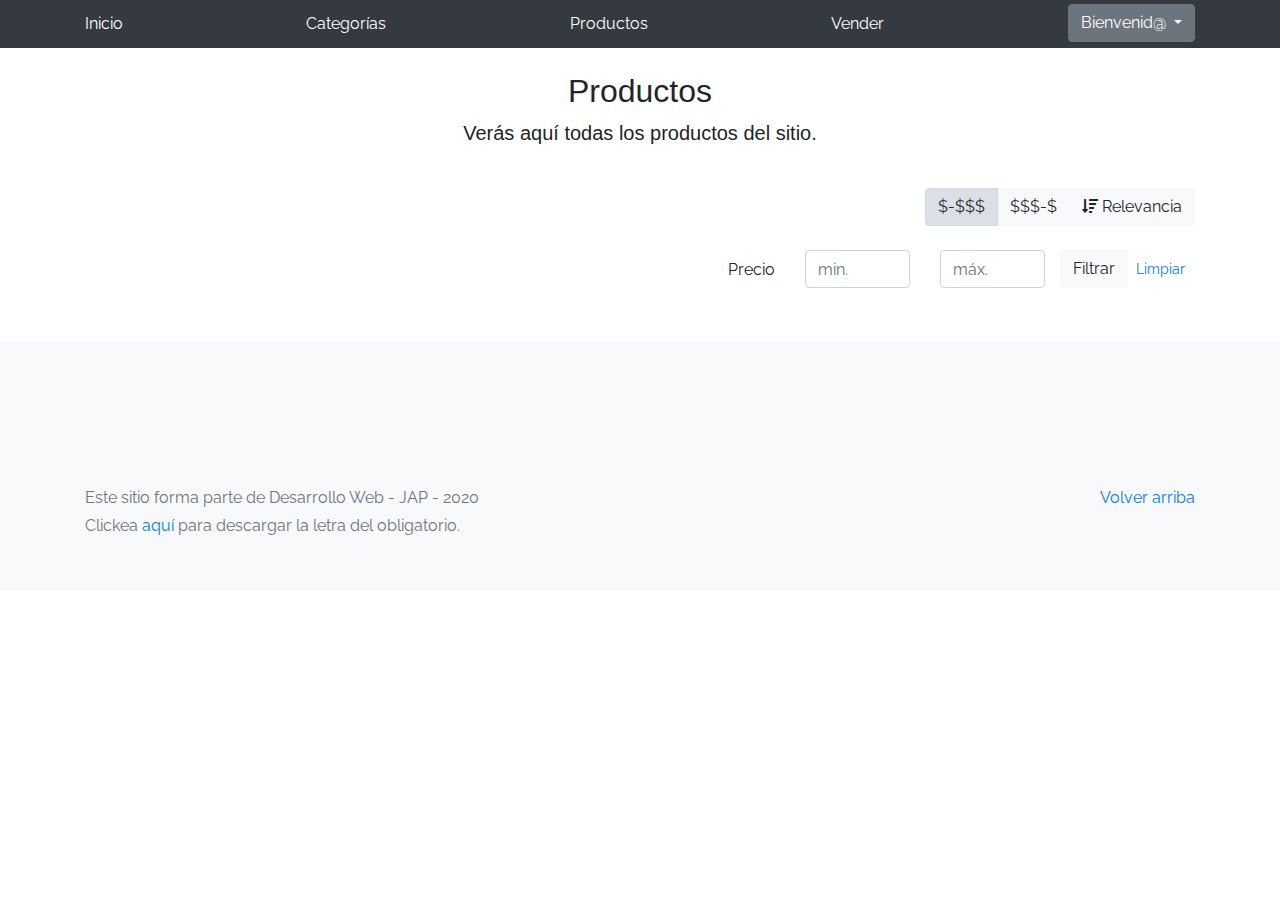
<file: products.html>
<!DOCTYPE html>
<!-- saved from url=(0049)https://getbootstrap.com/docs/4.3/examples/album/ -->
<html lang="en">

<head>
  <meta http-equiv="Content-Type" content="text/html; charset=UTF-8">
  <meta name="viewport" content="width=device-width, initial-scale=1, shrink-to-fit=no">
  <meta name="description" content="">
  <title>eMercado - Todo lo que busques está aquí</title>

  <link rel="canonical" href="https://getbootstrap.com/docs/4.3/examples/album/">
  <link href="https://fonts.googleapis.com/css?family=Raleway:300,300i,400,400i,700,700i,900,900i" rel="stylesheet">
  <link href="css/font-awesome.min.css" rel="stylesheet">
  <link href="css/bootstrap.min.css" rel="stylesheet">
  <link href="css/styles.css" rel="stylesheet">
  <link href="product-info.html">

</head>

<body>
  <nav class="site-header sticky-top py-1 bg-dark">
    <div class="container d-flex flex-column flex-md-row justify-content-between">
      <a class="py-2 d-none d-md-inline-block" href="menu.html">Inicio</a>
      <a class="py-2 d-none d-md-inline-block" href="categories.html">Categorías</a>
      <a class="py-2 d-none d-md-inline-block" href="products.html">Productos</a>
      <a class="py-2 d-none d-md-inline-block" href="sell.html">Vender</a>
      <div class="dropdown">
        <button class="btn btn-secondary dropdown-toggle" type="button" id="nombreUsuario" data-toggle="dropdown"
          aria-haspopup="true" aria-expanded="false" style="color: white;">
          Bienvenid@
        </button>
        <div class="dropdown-menu" aria-labelledby="dropdownMenuButton">
          <a class="dropdown-item" href="cart.html">Mi carrito</a>
          <a class="dropdown-item" href="my-profile.html">Mi perfil</a>
          <a class="dropdown-item" href="index.html" onclick="erase()">Cerrar sesión</a>
        </div>
      </div>
    </div>
  </nav>
  <main role="main" class="pb-5">
    <div class="text-center p-4">
      <h2>Productos</h2>
      <p class="lead">Verás aquí todas los productos del sitio.</p>
    </div>
    <div class="container">
      <div class="row">
        <div class="col text-right">
          <div class="btn-group btn-group-toggle mb-4" data-toggle="buttons">
            <label class="btn btn-light active" id="sortAsc">
              <input type="radio" name="options" autocomplete="off" checked>$-$$$
            </label>
            <label class="btn btn-light" id="sortDesc">
              <input type="radio" name="options" autocomplete="off">$$$-$
            </label>
            <label class="btn btn-light" id="sortByCount">
              <input type="radio" name="options" autocomplete="off"><i
                class="fas fa-sort-amount-down mr-1"></i>Relevancia
            </label>
          </div>
        </div>
      </div>
      <div class="row justify-content-end">
        <div class="col-md-6"></div>
        <div class="col-md-6 col-sm-12 mb-1 container">
          <div class="row container p-0 m-0">
            <div class="col">
              <p class="font-weight-normal text-right my-2">Precio</p>
            </div>
            <div class="col">
              <input class="form-control" type="number" placeholder="min." id="rangeFilterCountMin">
            </div>
            <div class="col">
              <input class="form-control" type="number" placeholder="máx." id="rangeFilterCountMax">
            </div>
            <div class="col-3 p-0">
              <div class="btn-group" role="group">
                <button class="btn btn-light btn-block" id="rangeFilterCount">Filtrar</button>
                <button class="btn btn-link btn-sm" id="clearRangeFilter">Limpiar</button>
              </div>
            </div>
          </div>
        </div>
      </div>
      <div class="row">
        <div class="list-group" id="cat-list-container">
        </div>
      </div>
    </div>
  </main>

  <div class="album py-5 bg-light">
  <div class="container">
    <div class="row" id="product">
      </div>
    </div>
  </div>




  <footer class="text-muted bg-light">
    <div class="container">
      <p class="float-right">
        <a href="#">Volver arriba</a>
      </p>
      <p>Este sitio forma parte de Desarrollo Web - JAP - 2020</p>
      <p>Clickea <a target="_blank" href="Letra.pdf">aquí</a> para descargar la letra del obligatorio.</p>
    </div>
  </footer>
  <div id="spinner-wrapper">
    <div class="lds-ring">
      <div></div>
      <div></div>
      <div></div>
      <div></div>
    </div>
  </div>
  <script src="js/jquery-3.4.1.min.js"></script>
  <script src="js/bootstrap.bundle.min.js"></script>
  <script src="js/init.js"></script>
  <script src="js/products.js"></script>

</body>

</html>
</file>
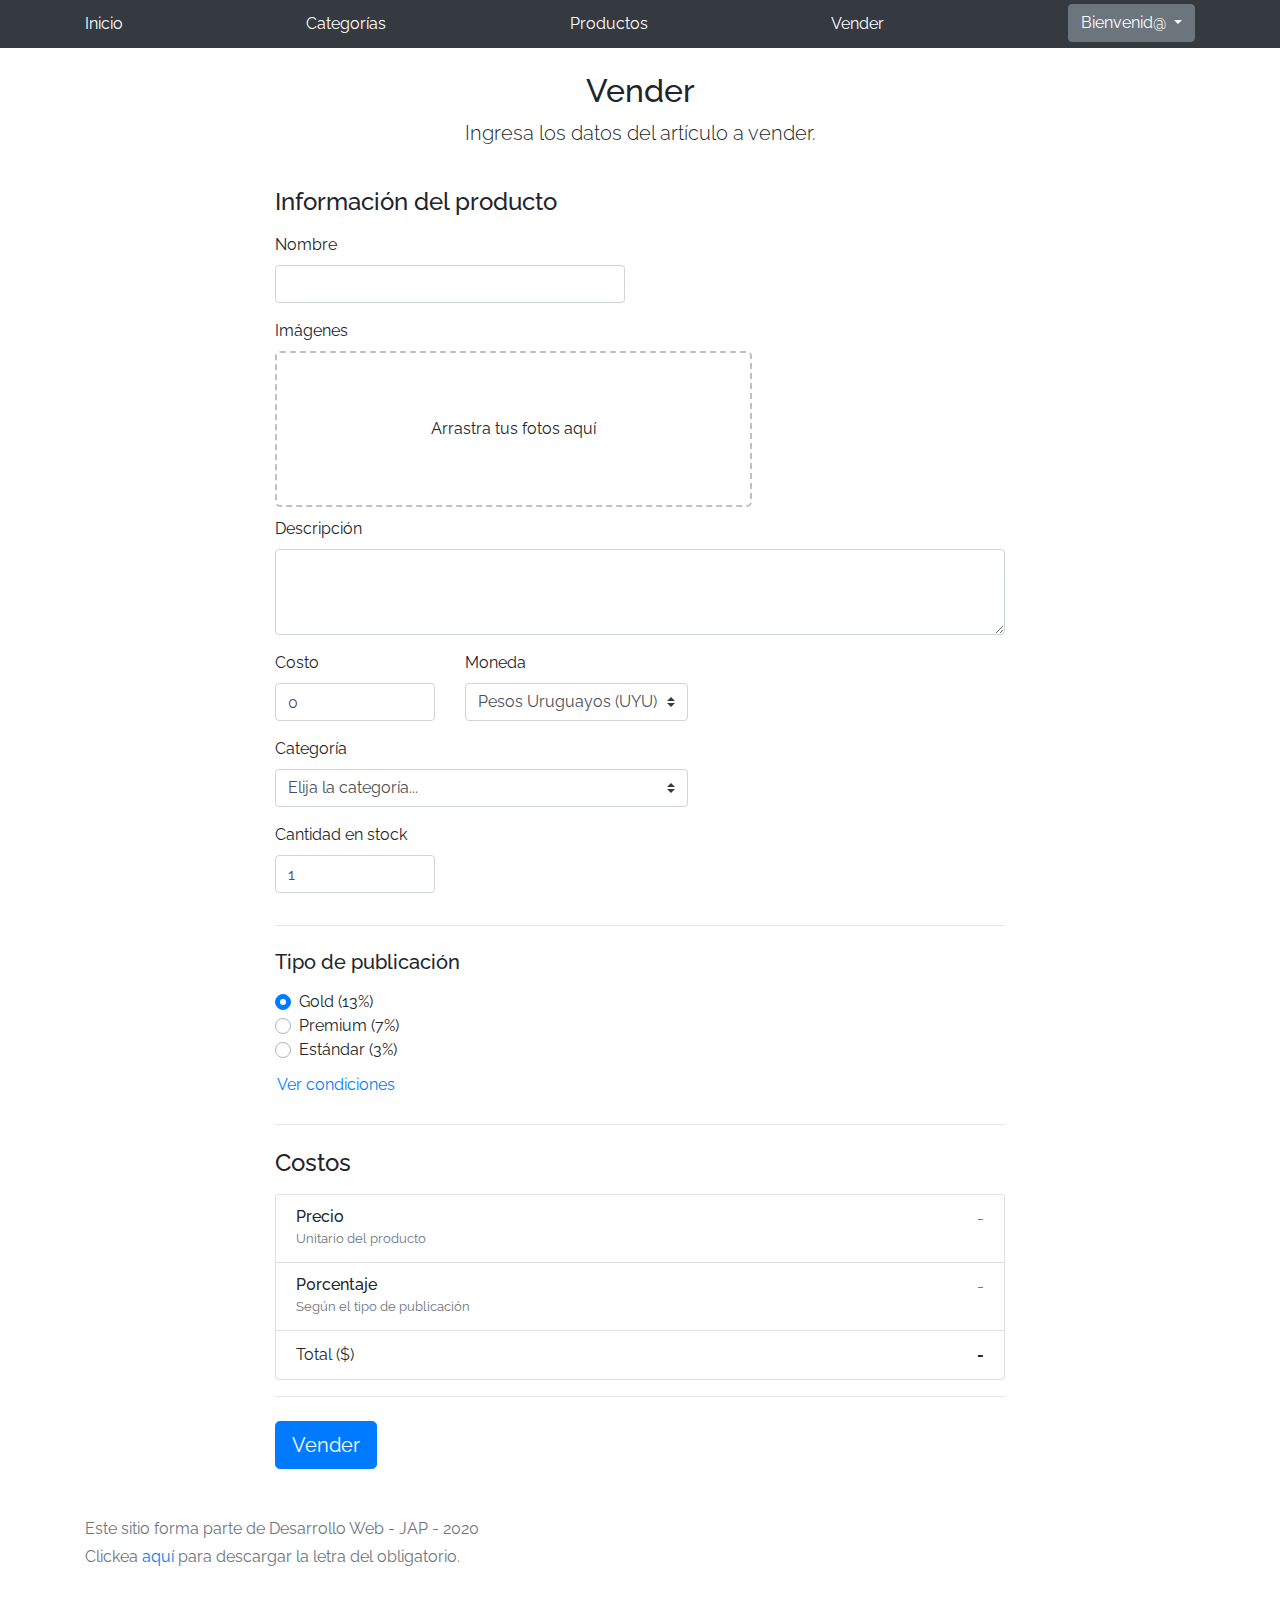
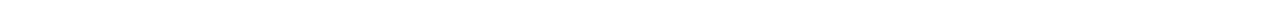
<file: sell.html>
<!DOCTYPE html>
<!-- saved from url=(0049)https://getbootstrap.com/docs/4.3/examples/album/ -->
<html lang="en"><head><meta http-equiv="Content-Type" content="text/html; charset=UTF-8">
    
    <meta name="viewport" content="width=device-width, initial-scale=1, shrink-to-fit=no">
    <meta name="description" content="">
    <title>eMercado - Todo lo que busques está aquí</title>

    <link rel="canonical" href="https://getbootstrap.com/docs/4.3/examples/album/">
    <link href="https://fonts.googleapis.com/css?family=Raleway:300,300i,400,400i,700,700i,900,900i" rel="stylesheet">

    <style>
      .bd-placeholder-img {
        font-size: 1.125rem;
        text-anchor: middle;
        -webkit-user-select: none;
        -moz-user-select: none;
        -ms-user-select: none;
        user-select: none;
      }

      @media (min-width: 768px) {
        .bd-placeholder-img-lg {
          font-size: 3.5rem;
        }
      }
    </style>
    <link href="css/bootstrap.min.css" rel="stylesheet">
    <link href="css/styles.css" rel="stylesheet">
    <link href="css/dropzone.css" rel="stylesheet">
  </head>
  <body>
    <nav class="site-header sticky-top py-1 bg-dark">
      <div class="container d-flex flex-column flex-md-row justify-content-between">
        <a class="py-2 d-none d-md-inline-block" href="menu.html">Inicio</a>
        <a class="py-2 d-none d-md-inline-block" href="categories.html">Categorías</a>
        <a class="py-2 d-none d-md-inline-block" href="products.html">Productos</a>
        <a class="py-2 d-none d-md-inline-block" href="sell.html">Vender</a>
        <div class="dropdown">
          <button class="btn btn-secondary dropdown-toggle" type="button" id="nombreUsuario" data-toggle="dropdown" aria-haspopup="true" aria-expanded="false" style="color: white;">
            Bienvenid@
          </button>
          <div class="dropdown-menu" aria-labelledby="dropdownMenuButton">
            <a class="dropdown-item" href="cart.html">Mi carrito</a>
            <a class="dropdown-item" href="my-profile.html">Mi perfil</a>
            <a class="dropdown-item" href="index.html" onclick="erase()">Cerrar sesión</a>
          </div>
        </div>
      </div>
    </nav>
      <div class="container">
        <div class="text-center p-4">
          <h2>Vender</h2>
          <p class="lead">Ingresa los datos del artículo a vender.</p>
        </div>
        <div class="row justify-content-md-center">
          <div class="col-md-8 order-md-1">
            <h4 class="mb-3">Información del producto</h4>
            <form class="needs-validation" id="sell-info">
              <div class="row">
                <div class="col-md-6 mb-3">
                  <label for="productName">Nombre</label>
                  <input type="text" class="form-control" id="productName" placeholder="" value="" >
                  <div class="invalid-feedback">
                    Ingresa un nombre
                  </div>
                </div>
              </div>
              <div class="row">
                <div class="col-md-8 order-md-1">
                    <label for="zip">Imágenes</label>
                    <div class="needsclick dz-clickable" id="file-upload">
                      <div class="dz-message needsclick">
                        Arrastra tus fotos aquí<br>
                      </div>
                    </div>
                </div>
              </div>
              <div class="row">
                  <div class="col-md-12 mb-3">
                      <label for="productDescription">Descripción</label>
                      <textarea class="form-control" id="productDescription" rows="3"></textarea>
                  </div>
                </div>
              <div class="row">
                <div class="col-md-3 mb-3">
                  <label for="zip">Costo</label>
                  <input type="number" class="form-control" id="productCostInput" placeholder="" required="" value="0" min="0">
                  <div class="invalid-feedback">
                    El costo debe ser mayor que 0.
                  </div>
                </div>
                <div class="col-md-4 mb-3">
                    <label for="state">Moneda</label>
                    <select class="custom-select d-block w-100" id="productCurrency" required="">
                      <option selected>Pesos Uruguayos (UYU)</option>
                      <option>Dólares (USD)</option>
                    </select>
                    <div class="invalid-feedback">
                      Ingresa una categoría válida.
                    </div>
                  </div>
              </div>
              <div class="row">
                  <div class="col-md-7 mb-3">
                  <label for="state">Categoría</label>
                  <select class="custom-select d-block w-100" id="productCategory">
                    <option value="">Elija la categoría...</option>
                    <option>Autos</option>
                    <option>Juguetes</option>
                    <option>Muebles</option>
                    <option>Herramientas</option>
                    <option>Computadoras</option>
                    <option>Vestimenta</option>
                  </select>
                  <div class="invalid-feedback">
                    Por favor ingresa una categoría válida.
                  </div>
                </div>
              </div>
              <div class="row">
                  <div class="col-md-3 mb-3">
                    <label for="productCountInput">Cantidad en stock</label>
                    <input type="number" class="form-control" id="productCountInput" placeholder="" required="" value="1" min="0">
                    <div class="invalid-feedback">
                      La cantidad es requerida.
                    </div>
                  </div>
                </div>
              <hr class="mb-4">
              <h5 class="mb-3">Tipo de publicación</h5>
              <div class="d-block my-3">
                <div class="custom-control custom-radio">
                  <input id="goldradio" name="publicationType" type="radio" class="custom-control-input" checked="" required="">
                  <label class="custom-control-label" for="goldradio">Gold (13%)</label>
                </div>
                <div class="custom-control custom-radio">
                  <input id="premiumradio" name="publicationType" type="radio" class="custom-control-input" required="">
                  <label class="custom-control-label" for="premiumradio">Premium (7%)</label>
                </div>
                <div class="custom-control custom-radio">
                  <input id="standardradio" name="publicationType" type="radio" class="custom-control-input" required="">
                  <label class="custom-control-label" for="standardradio">Estándar (3%)</label>
                </div>
                <div class="row">
                  <button type="button" class="m-1 btn btn-link" data-toggle="modal" data-target="#contidionsModal">Ver condiciones</button>
                </div>
              </div>
              <hr class="mb-4">
              <h4 class="mb-3">Costos</h4>
              <ul class="list-group mb-3">
                  <li class="list-group-item d-flex justify-content-between lh-condensed">
                    <div>
                      <h6 class="my-0">Precio</h6>
                      <small class="text-muted">Unitario del producto</small>
                    </div>
                    <span class="text-muted" id="productCostText">-</span>
                  </li>
                  <li class="list-group-item d-flex justify-content-between lh-condensed">
                    <div>
                      <h6 class="my-0">P0rcentaje</h6>
                      <small class="text-muted">Según el tipo de publicación</small>
                    </div>
                    <span class="text-muted" id="comissionText">-</span>
                  </li>
                  <li class="list-group-item d-flex justify-content-between">
                    <span>Total ($)</span>
                    <strong id="totalCostText">-</strong>
                  </li>
                </ul>
              <hr class="mb-4">
              <button class="btn btn-primary btn-lg" type="submit">Vender</button>
            </form>
          </div>
        </div>
      </div>
      <footer class="text-muted">
        <div class="container">
            <p>Este sitio forma parte de Desarrollo Web - JAP - 2020</p>
            <p>Clickea <a target="_blank" href="Letra.pdf">aquí</a> para descargar la letra del obligatorio.</p>
        </div>
      </footer>
      <div class="alert fade" role="alert" id="alertResult">
          <span id="resultSpan"></span>
          <button type="button" class="close" data-dismiss="alert" aria-label="Close">
              <span aria-hidden="true">&times;</span>
          </button>
      </div>

      <div class="modal fade" tabindex="-1" role="dialog" id="contidionsModal">
        <div class="modal-dialog" role="document">
          <div class="modal-content">
            <div class="modal-header">
              <h5 class="modal-title">Condiciones de publicación</h5>
              <button type="button" class="close" data-dismiss="modal" aria-label="Close">
                <span aria-hidden="true">&times;</span>
              </button>
            </div>
            <div class="modal-body">
              <div class="container">
                  <div class="row">
                      <h5 class="text-warning">Gold (13%)</h5>
                      <p class="muted text-justify">Tu producto se verá de forma promocionada en portada, además de las condiciones de Premium y Estándar.</p>
                  </div>
                  <hr>
                  <div class="row">
                      <h5 class="text-primary">Stándar (7%)</h5>
                      <p class="muted text-justify">Se mostrará el producto en los primeros lugares de resultados de búsqueda, así cómo cuando se ingrese a la categoría que pertenezca.</p>
                  </div>
                  <hr>
                  <div class="row">
                      <h5 class="text-secondary">Estándar (3%)</h5>
                      <p class="muted text-justify">El producto se listará en la categoría correspondiente, así como en los resultados de búsquedas que coincidan con las palabras claves en el nombre.</p>
                  </div>
              </div>
            </div>
            <div class="modal-footer">
              <button type="button" class="btn btn-primary" data-dismiss="modal">Cerrar</button>
            </div>
          </div>
        </div>
      </div>
      <div id="spinner-wrapper"><div class="lds-ring"><div></div><div></div><div></div><div></div></div></div>
      <script src="js/jquery-3.4.1.min.js"></script>
      <script src="js/bootstrap.bundle.min.js"></script>
      <script src="js/dropzone.js"></script>
      <script src="js/init.js"></script>
      <script src="js/sell.js"></script>
    </body>
</html>
</file>
<file: css/styles.css>
.jumbotron, .card-body, .container, .site-header{
  font-family: 'Raleway', serif !important;
}

.jumbotron .display-4{
  font-weight: bold;
}

.jumbotron {
padding: 5em inherit;
margin-bottom: 0;
background-color: #53C0FB;
background: url('../img/cover_back.png');
background-size: cover;
background-position: center;
background-repeat: no-repeat;
color: black;
font-weight: bold;
}

@media (min-width: 768px) {
.jumbotron {
  padding-top: 6rem;
  padding-bottom: 6rem;
}
}

.jumbotron p:last-child {
margin-bottom: 0;
}

.jumbotron-heading {
font-weight: 300;
}

.jumbotron .container {
max-width: 40rem;
background-color: rgba(255, 255, 255, 0.5);
border-radius: 10px;
text-shadow: 1px 1px 2px grey;
}

.jumbotron .lead{
font-size: 38px;
}

footer {
padding-top: 3rem;
padding-bottom: 3rem;
}

footer p {
margin-bottom: .25rem;
}

.site-header a {
color: white;
transition: ease-in-out color .15s;
}

.light-text {
color: white;
}

.site-header .dropdown-menu a {
color: black;
}

.dropzone{
border: 2px dashed #0087F7;
border-radius: 5px;
background: white;
}

.alert{
position: fixed;
top:80px;
width: 50%;
left: 50%;
transform: translate(-50%, 0);
}

.lds-ring {
display: inline-block;
position: relative;
width: 64px;
height: 64px;
top:50%;
left: 50%;
}
.lds-ring div {
box-sizing: border-box;
display: block;
position: absolute;
width: 51px;
height: 51px;
margin: 6px;
border: 6px solid #fff;
border-radius: 50%;
animation: lds-ring 1.2s cubic-bezier(0.5, 0, 0.5, 1) infinite;
border-color: #fff transparent transparent transparent;
}
.lds-ring div:nth-child(1) {
animation-delay: -0.45s;
}
.lds-ring div:nth-child(2) {
animation-delay: -0.3s;
}
.lds-ring div:nth-child(3) {
animation-delay: -0.15s;
}
@keyframes lds-ring {
0% {
  transform: rotate(0deg);
}
100% {
  transform: rotate(360deg);
}
}

#spinner-wrapper{
position: fixed;
background-color: rgba(0,0,0,0.5);
width:100%;
height: 100%;
top:0;
left:0;
z-index: 1021;
display: none;
}

a.custom-card,
a.custom-card:hover {
color: inherit;
text-decoration: inherit;
}

.checked {
color: orange;
}


.rating {
width: 180px;
}

.rating__star {
cursor: pointer;
color: #dabd18b2;
}




.form-control:focus {
  box-shadow: none;
  border-color: #BA68C8
}

.profile-button {
  background: rgb(99, 39, 120);
  box-shadow: none;
  border: none
}

.profile-button:hover {
  background: #682773
}

.profile-button:focus {
  background: #682773;
  box-shadow: none
}

.profile-button:active {
  background: #682773;
  box-shadow: none
}

.back:hover {
  color: #682773;
  cursor: pointer
}

.labels {
  font-size: 11px
}

.avatar {
  vertical-align: middle;
  width: 50px;
  height: 50px;
  border-radius: 50%;
}

.nav-pills .nav-link {
  color: #555
}

.nav-pills .nav-link.active {
  color: white
}

.fab fa-cc-visa mx-1{
  font-weight: 900;
}


input[type="radio"] {
  margin-right: 5px
}

.bold {
  font-weight: bold
}
</file>
<file: css/dropzone.css>
/*
 * The MIT License
 * Copyright (c) 2012 Matias Meno <m@tias.me>
 */
.dropzone, .dropzone * {
  box-sizing: border-box; }

.dropzone {
  position: relative; }
  .dropzone .dz-preview {
    position: relative;
    display: inline-block;
    width: 120px;
    margin: 0.5em; }
    .dropzone .dz-preview .dz-progress {
      display: block;
      height: 15px;
      border: 1px solid #aaa; }
      .dropzone .dz-preview .dz-progress .dz-upload {
        display: block;
        height: 100%;
        width: 0;
        background: green; }
    .dropzone .dz-preview .dz-error-message {
      color: red;
      display: none; }
    .dropzone .dz-preview.dz-error .dz-error-message, .dropzone .dz-preview.dz-error .dz-error-mark {
      display: block; }
    .dropzone .dz-preview.dz-success .dz-success-mark {
      display: block; }
    .dropzone .dz-preview .dz-error-mark, .dropzone .dz-preview .dz-success-mark {
      position: absolute;
      display: none;
      left: 30px;
      top: 30px;
      width: 54px;
      height: 58px;
      left: 50%;
      margin-left: -27px; }

@-webkit-keyframes passing-through {
  0% {
    opacity: 0;
    -webkit-transform: translateY(40px);
    -moz-transform: translateY(40px);
    -ms-transform: translateY(40px);
    -o-transform: translateY(40px);
    transform: translateY(40px); }
  30%, 70% {
    opacity: 1;
    -webkit-transform: translateY(0px);
    -moz-transform: translateY(0px);
    -ms-transform: translateY(0px);
    -o-transform: translateY(0px);
    transform: translateY(0px); }
  100% {
    opacity: 0;
    -webkit-transform: translateY(-40px);
    -moz-transform: translateY(-40px);
    -ms-transform: translateY(-40px);
    -o-transform: translateY(-40px);
    transform: translateY(-40px); } }
@-moz-keyframes passing-through {
  0% {
    opacity: 0;
    -webkit-transform: translateY(40px);
    -moz-transform: translateY(40px);
    -ms-transform: translateY(40px);
    -o-transform: translateY(40px);
    transform: translateY(40px); }
  30%, 70% {
    opacity: 1;
    -webkit-transform: translateY(0px);
    -moz-transform: translateY(0px);
    -ms-transform: translateY(0px);
    -o-transform: translateY(0px);
    transform: translateY(0px); }
  100% {
    opacity: 0;
    -webkit-transform: translateY(-40px);
    -moz-transform: translateY(-40px);
    -ms-transform: translateY(-40px);
    -o-transform: translateY(-40px);
    transform: translateY(-40px); } }
@keyframes passing-through {
  0% {
    opacity: 0;
    -webkit-transform: translateY(40px);
    -moz-transform: translateY(40px);
    -ms-transform: translateY(40px);
    -o-transform: translateY(40px);
    transform: translateY(40px); }
  30%, 70% {
    opacity: 1;
    -webkit-transform: translateY(0px);
    -moz-transform: translateY(0px);
    -ms-transform: translateY(0px);
    -o-transform: translateY(0px);
    transform: translateY(0px); }
  100% {
    opacity: 0;
    -webkit-transform: translateY(-40px);
    -moz-transform: translateY(-40px);
    -ms-transform: translateY(-40px);
    -o-transform: translateY(-40px);
    transform: translateY(-40px); } }
@-webkit-keyframes slide-in {
  0% {
    opacity: 0;
    -webkit-transform: translateY(40px);
    -moz-transform: translateY(40px);
    -ms-transform: translateY(40px);
    -o-transform: translateY(40px);
    transform: translateY(40px); }
  30% {
    opacity: 1;
    -webkit-transform: translateY(0px);
    -moz-transform: translateY(0px);
    -ms-transform: translateY(0px);
    -o-transform: translateY(0px);
    transform: translateY(0px); } }
@-moz-keyframes slide-in {
  0% {
    opacity: 0;
    -webkit-transform: translateY(40px);
    -moz-transform: translateY(40px);
    -ms-transform: translateY(40px);
    -o-transform: translateY(40px);
    transform: translateY(40px); }
  30% {
    opacity: 1;
    -webkit-transform: translateY(0px);
    -moz-transform: translateY(0px);
    -ms-transform: translateY(0px);
    -o-transform: translateY(0px);
    transform: translateY(0px); } }
@keyframes slide-in {
  0% {
    opacity: 0;
    -webkit-transform: translateY(40px);
    -moz-transform: translateY(40px);
    -ms-transform: translateY(40px);
    -o-transform: translateY(40px);
    transform: translateY(40px); }
  30% {
    opacity: 1;
    -webkit-transform: translateY(0px);
    -moz-transform: translateY(0px);
    -ms-transform: translateY(0px);
    -o-transform: translateY(0px);
    transform: translateY(0px); } }
@-webkit-keyframes pulse {
  0% {
    -webkit-transform: scale(1);
    -moz-transform: scale(1);
    -ms-transform: scale(1);
    -o-transform: scale(1);
    transform: scale(1); }
  10% {
    -webkit-transform: scale(1.1);
    -moz-transform: scale(1.1);
    -ms-transform: scale(1.1);
    -o-transform: scale(1.1);
    transform: scale(1.1); }
  20% {
    -webkit-transform: scale(1);
    -moz-transform: scale(1);
    -ms-transform: scale(1);
    -o-transform: scale(1);
    transform: scale(1); } }
@-moz-keyframes pulse {
  0% {
    -webkit-transform: scale(1);
    -moz-transform: scale(1);
    -ms-transform: scale(1);
    -o-transform: scale(1);
    transform: scale(1); }
  10% {
    -webkit-transform: scale(1.1);
    -moz-transform: scale(1.1);
    -ms-transform: scale(1.1);
    -o-transform: scale(1.1);
    transform: scale(1.1); }
  20% {
    -webkit-transform: scale(1);
    -moz-transform: scale(1);
    -ms-transform: scale(1);
    -o-transform: scale(1);
    transform: scale(1); } }
@keyframes pulse {
  0% {
    -webkit-transform: scale(1);
    -moz-transform: scale(1);
    -ms-transform: scale(1);
    -o-transform: scale(1);
    transform: scale(1); }
  10% {
    -webkit-transform: scale(1.1);
    -moz-transform: scale(1.1);
    -ms-transform: scale(1.1);
    -o-transform: scale(1.1);
    transform: scale(1.1); }
  20% {
    -webkit-transform: scale(1);
    -moz-transform: scale(1);
    -ms-transform: scale(1);
    -o-transform: scale(1);
    transform: scale(1); } }
#file-upload, #file-upload * {
  box-sizing: border-box; }

#file-upload {
  min-height: 150px;
  border: 2px dashed silver;
  border-radius: 5px;
  background: white;
margin-bottom: 10px;}
  #file-upload.dz-clickable {
    cursor: pointer; }
    #file-upload.dz-clickable * {
      cursor: default; }
    #file-upload.dz-clickable .dz-message, #file-upload.dz-clickable .dz-message * {
      cursor: pointer; }
  #file-upload.dz-started .dz-message {
    display: none; }
  #file-upload.dz-drag-hover {
    border-style: solid; }
    #file-upload.dz-drag-hover .dz-message {
      opacity: 0.5; }
  #file-upload .dz-message {
    text-align: center;
    margin: 4em 0; }
  #file-upload .dz-preview {
    position: relative;
    display: inline-block;
    vertical-align: top;
    margin: 16px;
    min-height: 100px; }
    #file-upload .dz-preview:hover {
      z-index: 1000; }
      #file-upload .dz-preview:hover .dz-details {
        opacity: 1; }
    #file-upload .dz-preview.dz-file-preview .dz-image {
      border-radius: 20px;
      background: #999;
      background: linear-gradient(to bottom, #eee, #ddd); }
    #file-upload .dz-preview.dz-file-preview .dz-details {
      opacity: 1; }
    #file-upload .dz-preview.dz-image-preview {
      background: white; }
      #file-upload .dz-preview.dz-image-preview .dz-details {
        -webkit-transition: opacity 0.2s linear;
        -moz-transition: opacity 0.2s linear;
        -ms-transition: opacity 0.2s linear;
        -o-transition: opacity 0.2s linear;
        transition: opacity 0.2s linear; }
    #file-upload .dz-preview .dz-remove {
      font-size: 14px;
      text-align: center;
      display: block;
      cursor: pointer;
      border: none; }
      #file-upload .dz-preview .dz-remove:hover {
        text-decoration: underline; }
    #file-upload .dz-preview:hover .dz-details {
      opacity: 1; }
    #file-upload .dz-preview .dz-details {
      z-index: 20;
      position: absolute;
      top: 0;
      left: 0;
      opacity: 0;
      font-size: 13px;
      min-width: 100%;
      max-width: 100%;
      padding: 2em 1em;
      text-align: center;
      color: rgba(0, 0, 0, 0.9);
      line-height: 150%; }
      #file-upload .dz-preview .dz-details .dz-size {
        margin-bottom: 1em;
        font-size: 16px; }
      #file-upload .dz-preview .dz-details .dz-filename {
        white-space: nowrap; }
        #file-upload .dz-preview .dz-details .dz-filename:hover span {
          border: 1px solid rgba(200, 200, 200, 0.8);
          background-color: rgba(255, 255, 255, 0.8); }
        #file-upload .dz-preview .dz-details .dz-filename:not(:hover) {
          overflow: hidden;
          text-overflow: ellipsis; }
          #file-upload .dz-preview .dz-details .dz-filename:not(:hover) span {
            border: 1px solid transparent; }
      #file-upload .dz-preview .dz-details .dz-filename span, #file-upload .dz-preview .dz-details .dz-size span {
        background-color: rgba(255, 255, 255, 0.4);
        padding: 0 0.4em;
        border-radius: 3px; }
    #file-upload .dz-preview:hover .dz-image img {
      -webkit-transform: scale(1.05, 1.05);
      -moz-transform: scale(1.05, 1.05);
      -ms-transform: scale(1.05, 1.05);
      -o-transform: scale(1.05, 1.05);
      transform: scale(1.05, 1.05);
      -webkit-filter: blur(8px);
      filter: blur(8px); }
    #file-upload .dz-preview .dz-image {
      border-radius: 20px;
      overflow: hidden;
      width: 120px;
      height: 120px;
      position: relative;
      display: block;
      z-index: 10; }
      #file-upload .dz-preview .dz-image img {
        display: block; }
    #file-upload .dz-preview.dz-success .dz-success-mark {
      -webkit-animation: passing-through 3s cubic-bezier(0.77, 0, 0.175, 1);
      -moz-animation: passing-through 3s cubic-bezier(0.77, 0, 0.175, 1);
      -ms-animation: passing-through 3s cubic-bezier(0.77, 0, 0.175, 1);
      -o-animation: passing-through 3s cubic-bezier(0.77, 0, 0.175, 1);
      animation: passing-through 3s cubic-bezier(0.77, 0, 0.175, 1); }
    #file-upload .dz-preview.dz-error .dz-error-mark {
      opacity: 1;
      -webkit-animation: slide-in 3s cubic-bezier(0.77, 0, 0.175, 1);
      -moz-animation: slide-in 3s cubic-bezier(0.77, 0, 0.175, 1);
      -ms-animation: slide-in 3s cubic-bezier(0.77, 0, 0.175, 1);
      -o-animation: slide-in 3s cubic-bezier(0.77, 0, 0.175, 1);
      animation: slide-in 3s cubic-bezier(0.77, 0, 0.175, 1); }
    #file-upload .dz-preview .dz-success-mark, #file-upload .dz-preview .dz-error-mark {
      pointer-events: none;
      opacity: 0;
      z-index: 500;
      position: absolute;
      display: block;
      top: 50%;
      left: 50%;
      margin-left: -27px;
      margin-top: -27px; }
      #file-upload .dz-preview .dz-success-mark svg, #file-upload .dz-preview .dz-error-mark svg {
        display: block;
        width: 54px;
        height: 54px; }
    #file-upload .dz-preview.dz-processing .dz-progress {
      opacity: 1;
      -webkit-transition: all 0.2s linear;
      -moz-transition: all 0.2s linear;
      -ms-transition: all 0.2s linear;
      -o-transition: all 0.2s linear;
      transition: all 0.2s linear; }
    #file-upload .dz-preview.dz-complete .dz-progress {
      opacity: 0;
      -webkit-transition: opacity 0.4s ease-in;
      -moz-transition: opacity 0.4s ease-in;
      -ms-transition: opacity 0.4s ease-in;
      -o-transition: opacity 0.4s ease-in;
      transition: opacity 0.4s ease-in; }
    #file-upload .dz-preview:not(.dz-processing) .dz-progress {
      -webkit-animation: pulse 6s ease infinite;
      -moz-animation: pulse 6s ease infinite;
      -ms-animation: pulse 6s ease infinite;
      -o-animation: pulse 6s ease infinite;
      animation: pulse 6s ease infinite; }
    #file-upload .dz-preview .dz-progress {
      opacity: 1;
      z-index: 1000;
      pointer-events: none;
      position: absolute;
      height: 16px;
      left: 50%;
      top: 50%;
      margin-top: -8px;
      width: 80px;
      margin-left: -40px;
      background: rgba(255, 255, 255, 0.9);
      -webkit-transform: scale(1);
      border-radius: 8px;
      overflow: hidden; }
      #file-upload .dz-preview .dz-progress .dz-upload {
        background: #333;
        background: linear-gradient(to bottom, #666, #444);
        position: absolute;
        top: 0;
        left: 0;
        bottom: 0;
        width: 0;
        -webkit-transition: width 300ms ease-in-out;
        -moz-transition: width 300ms ease-in-out;
        -ms-transition: width 300ms ease-in-out;
        -o-transition: width 300ms ease-in-out;
        transition: width 300ms ease-in-out; }
    #file-upload .dz-preview.dz-error .dz-error-message {
      display: block; }
    #file-upload .dz-preview.dz-error:hover .dz-error-message {
      opacity: 1;
      pointer-events: auto; }
    #file-upload .dz-preview .dz-error-message {
      pointer-events: none;
      z-index: 1000;
      position: absolute;
      display: block;
      display: none;
      opacity: 0;
      -webkit-transition: opacity 0.3s ease;
      -moz-transition: opacity 0.3s ease;
      -ms-transition: opacity 0.3s ease;
      -o-transition: opacity 0.3s ease;
      transition: opacity 0.3s ease;
      border-radius: 8px;
      font-size: 13px;
      top: 130px;
      left: -10px;
      width: 140px;
      background: #be2626;
      background: linear-gradient(to bottom, #be2626, #a92222);
      padding: 0.5em 1.2em;
      color: white; }
      #file-upload .dz-preview .dz-error-message:after {
        content: '';
        position: absolute;
        top: -6px;
        left: 64px;
        width: 0;
        height: 0;
        border-left: 6px solid transparent;
        border-right: 6px solid transparent;
        border-bottom: 6px solid #be2626; }

#file-upload .dz-preview.dz-error .dz-error-message, #file-upload .dz-preview.dz-error .dz-error-mark{
  display: none;
}
</file>
